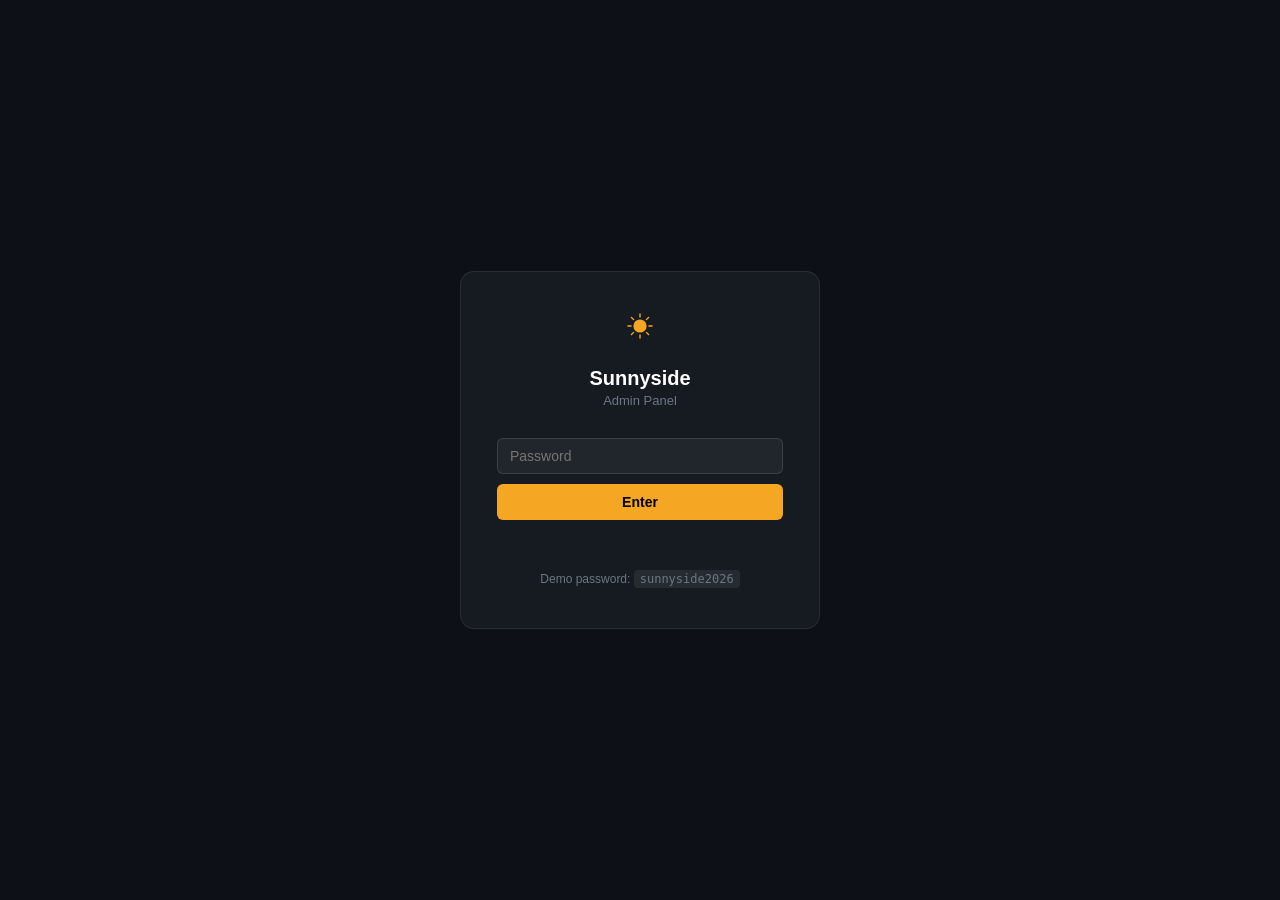
<file: admin.html>
<!doctype html>
<html lang="en">
<head>
<meta charset="utf-8">
<meta name="viewport" content="width=device-width, initial-scale=1">
<title>Sunnyside — Admin</title>
<link rel="stylesheet" href="src/admin.css">
</head>
<body>

<!-- ─── Lock screen ─── -->
<div id="lockScreen" class="lock-screen">
  <div class="lock-card">
    <div class="lock-logo">
      <svg viewBox="0 0 36 36" width="28" height="28">
        <g stroke="#f5a623" stroke-width="1.8" stroke-linecap="round" fill="none">
          <line x1="18" y1="2.5" x2="18" y2="6.5"/>
          <line x1="18" y1="29.5" x2="18" y2="33.5"/>
          <line x1="2.5" y1="18" x2="6.5" y2="18"/>
          <line x1="29.5" y1="18" x2="33.5" y2="18"/>
          <line x1="7" y1="7" x2="9.8" y2="9.8"/>
          <line x1="26.2" y1="26.2" x2="29" y2="29"/>
          <line x1="29" y1="7" x2="26.2" y2="9.8"/>
          <line x1="9.8" y1="26.2" x2="7" y2="29"/>
        </g>
        <circle cx="18" cy="18" r="8.5" fill="#f5a623"/>
      </svg>
    </div>
    <h1 class="lock-title">Sunnyside <span>Admin Panel</span></h1>
    <div class="lock-field">
      <input type="password" id="lockPassword" placeholder="Password" autocomplete="current-password">
    </div>
    <button id="lockSubmit" class="btn-enter">Enter</button>
    <p id="lockError" class="lock-error"></p>
    <p class="lock-hint">Demo password: <code>sunnyside2026</code></p>
  </div>
</div>

<!-- ─── Admin panel ─── -->
<div id="adminPanel" class="admin-panel" hidden>

  <header class="admin-header">
    <div class="admin-header-brand">
      <svg viewBox="0 0 36 36" width="22" height="22">
        <g stroke="#f5a623" stroke-width="1.8" stroke-linecap="round" fill="none">
          <line x1="18" y1="2.5" x2="18" y2="6.5"/>
          <line x1="18" y1="29.5" x2="18" y2="33.5"/>
          <line x1="2.5" y1="18" x2="6.5" y2="18"/>
          <line x1="29.5" y1="18" x2="33.5" y2="18"/>
          <line x1="7" y1="7" x2="9.8" y2="9.8"/>
          <line x1="26.2" y1="26.2" x2="29" y2="29"/>
          <line x1="29" y1="7" x2="26.2" y2="9.8"/>
          <line x1="9.8" y1="26.2" x2="7" y2="29"/>
        </g>
        <circle cx="18" cy="18" r="8.5" fill="#f5a623"/>
      </svg>
      <span>Sunnyside Admin</span>
    </div>
    <div class="admin-header-actions">
      <a href="index.html" target="_blank" class="btn-view-site">View site ↗</a>
      <button id="lockOut" class="btn-lock">Lock</button>
    </div>
  </header>

  <div class="admin-body">

    <!-- Sidebar -->
    <aside class="admin-sidebar">
      <nav class="admin-nav">
        <a href="#section-contact" class="admin-nav-link active" data-section="section-contact">
          <svg width="15" height="15" viewBox="0 0 24 24" fill="none" stroke="currentColor" stroke-width="1.8" stroke-linecap="round" stroke-linejoin="round"><path d="M22 16.92v3a2 2 0 0 1-2.18 2 19.79 19.79 0 0 1-8.63-3.07A19.5 19.5 0 0 1 4.69 12 19.79 19.79 0 0 1 1.61 3.38 2 2 0 0 1 3.58 1.17h3a2 2 0 0 1 2 1.72c.127.96.361 1.903.7 2.81a2 2 0 0 1-.45 2.11L7.91 8.72a16 16 0 0 0 6 6l1.06-.94a2 2 0 0 1 2.11-.45c.907.339 1.85.573 2.81.7A2 2 0 0 1 21.73 16z"/></svg>
          Contact Info
        </a>
        <a href="#section-homepage" class="admin-nav-link" data-section="section-homepage">
          <svg width="15" height="15" viewBox="0 0 24 24" fill="none" stroke="currentColor" stroke-width="1.8" stroke-linecap="round" stroke-linejoin="round"><path d="m3 9 9-7 9 7v11a2 2 0 0 1-2 2H5a2 2 0 0 1-2-2z"/><polyline points="9 22 9 12 15 12 15 22"/></svg>
          Homepage
        </a>
        <a href="#section-images" class="admin-nav-link" data-section="section-images">
          <svg width="15" height="15" viewBox="0 0 24 24" fill="none" stroke="currentColor" stroke-width="1.8" stroke-linecap="round" stroke-linejoin="round"><rect x="3" y="3" width="18" height="18" rx="2"/><circle cx="8.5" cy="8.5" r="1.5"/><polyline points="21 15 16 10 5 21"/></svg>
          Images
        </a>
      </nav>

      <div class="admin-sidebar-footer">
        <button id="saveBtn" class="btn-save">Save changes</button>
        <button id="resetBtn" class="btn-reset">Reset to defaults</button>
        <span id="saveStatus" class="save-status"></span>
      </div>
    </aside>

    <!-- Content -->
    <main class="admin-content">

      <section id="section-contact" class="admin-section">
        <div class="section-head">
          <h2>Contact Info</h2>
          <p class="section-hint">Updates phone, email, and address across all pages — footer, contact page, and the mobile menu.</p>
        </div>

        <div class="field-group">
          <label for="f-phone">Phone number</label>
          <input type="tel" id="f-phone" placeholder="(604) 000–0000">
          <span class="field-hint">Footer, contact page info card, and "Call us" mobile button</span>
        </div>

        <div class="field-group">
          <label for="f-email">Email address</label>
          <input type="email" id="f-email" placeholder="hello@sunnyside.ca">
          <span class="field-hint">Footer and contact page info card</span>
        </div>

        <div class="field-group">
          <label for="f-address">Address</label>
          <textarea id="f-address" rows="2" placeholder="123 Sunshine Lane&#10;Langley, BC V3A 0X0"></textarea>
          <span class="field-hint">Two lines — street on line 1, city/province/postal on line 2. Footer and contact page.</span>
        </div>
      </section>

      <section id="section-homepage" class="admin-section" hidden>
        <div class="section-head">
          <h2>Homepage</h2>
          <p class="section-hint">Edit the description text in the homepage hero section.</p>
        </div>

        <div class="field-group">
          <label for="f-hero-subtext">Hero description</label>
          <textarea id="f-hero-subtext" rows="3" placeholder="A warm, play-based daycare in the heart of Langley…"></textarea>
          <span class="field-hint">The paragraph below the main headline. The headline itself uses styled italic text and can't be edited here.</span>
        </div>
      </section>

      <section id="section-images" class="admin-section" hidden>
        <div class="section-head">
          <h2>Images</h2>
          <p class="section-hint">Paste a direct image URL to swap a photo. Changes are stored in this browser only — they won't affect the actual HTML files or appear for other visitors.</p>
        </div>

        <div class="notice">
          <svg width="15" height="15" viewBox="0 0 24 24" fill="none" stroke="currentColor" stroke-width="2" stroke-linecap="round" stroke-linejoin="round"><circle cx="12" cy="12" r="10"/><line x1="12" y1="8" x2="12" y2="12"/><line x1="12" y1="16" x2="12.01" y2="16"/></svg>
          Images must be hosted somewhere publicly accessible. Services like Unsplash, Cloudinary, or your own server work fine. Google Drive and Dropbox links usually don't.
        </div>

        <div class="field-group">
          <label for="f-img-hero">Homepage hero image URL</label>
          <input type="url" id="f-img-hero" placeholder="https://...">
          <span class="field-hint">The large photo in the homepage hero section</span>
        </div>

        <div class="field-group">
          <label for="f-img-day">Day-in-life photo URL</label>
          <input type="url" id="f-img-day" placeholder="https://...">
          <span class="field-hint">The photo in the "A day at Sunnyside" section on the homepage</span>
        </div>
      </section>

    </main>
  </div>
</div>

<script src="src/admin.js"></script>
</body>
</html>
</file>
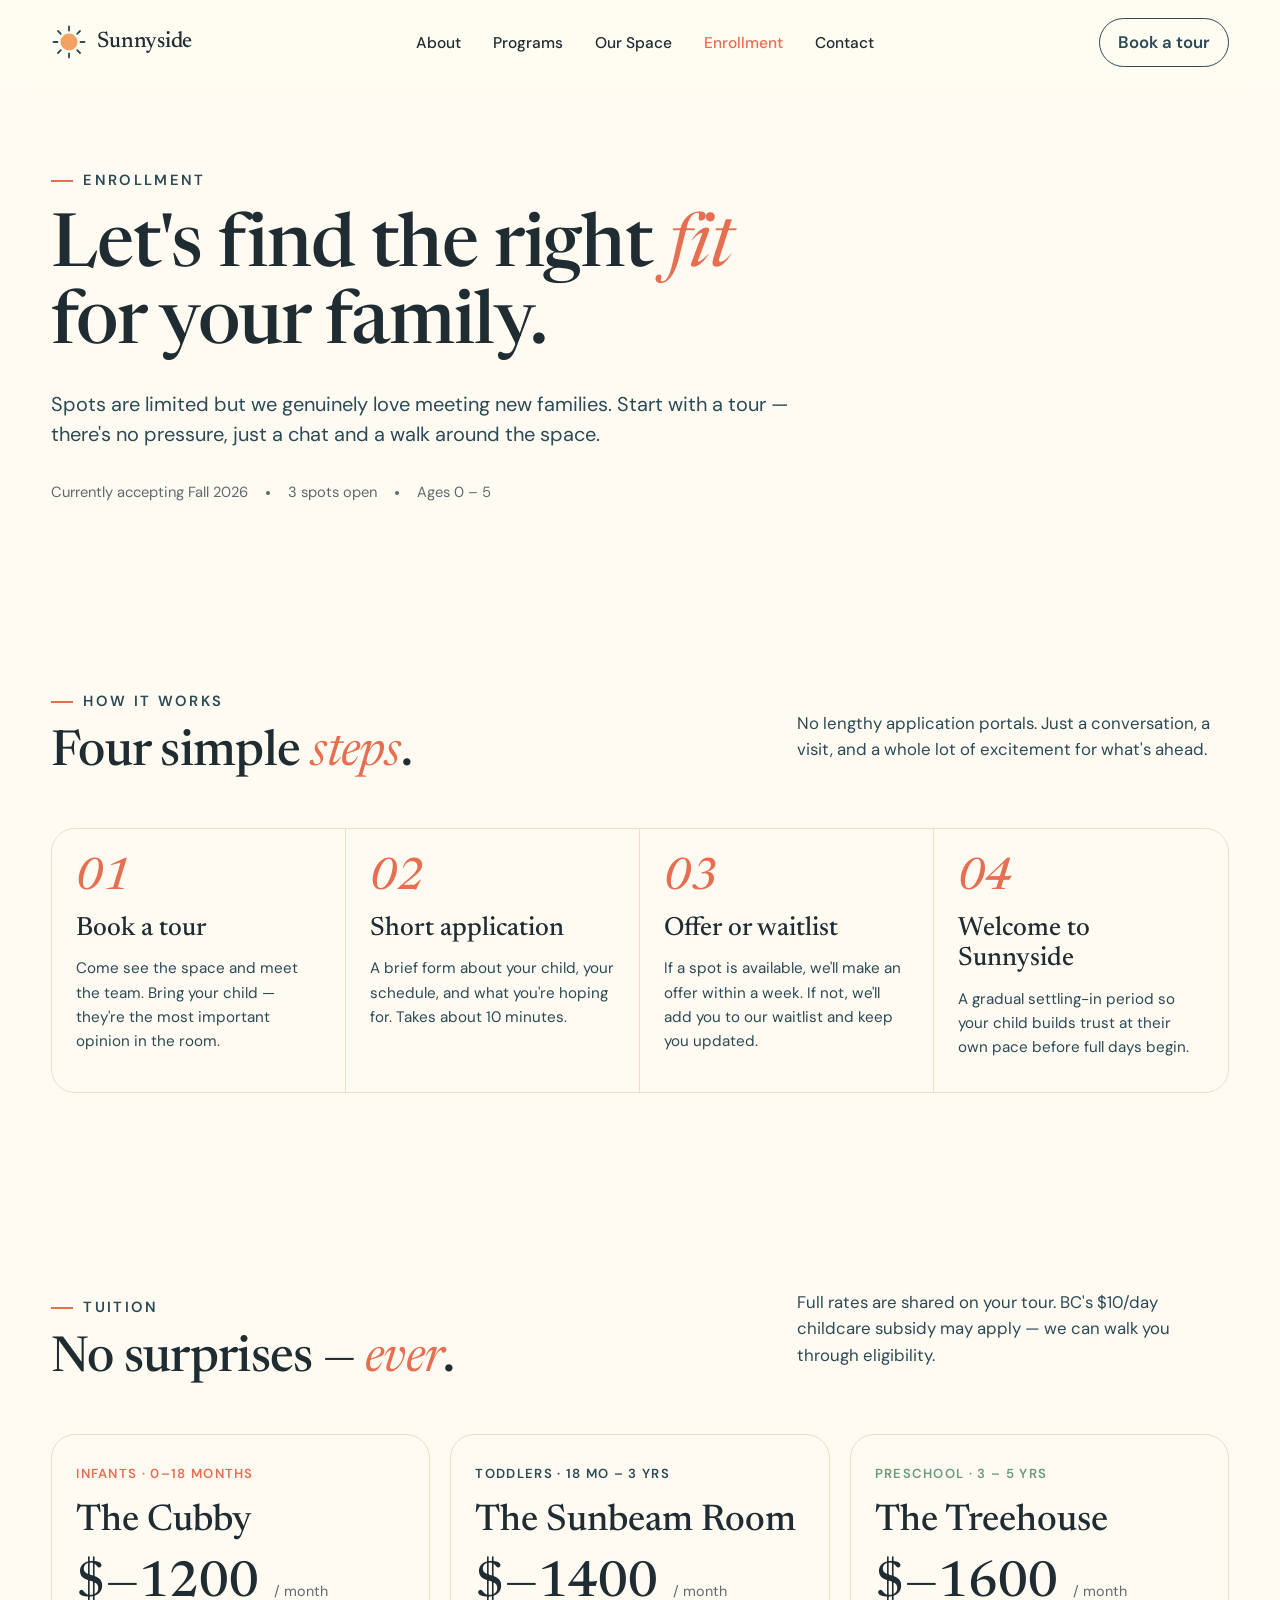
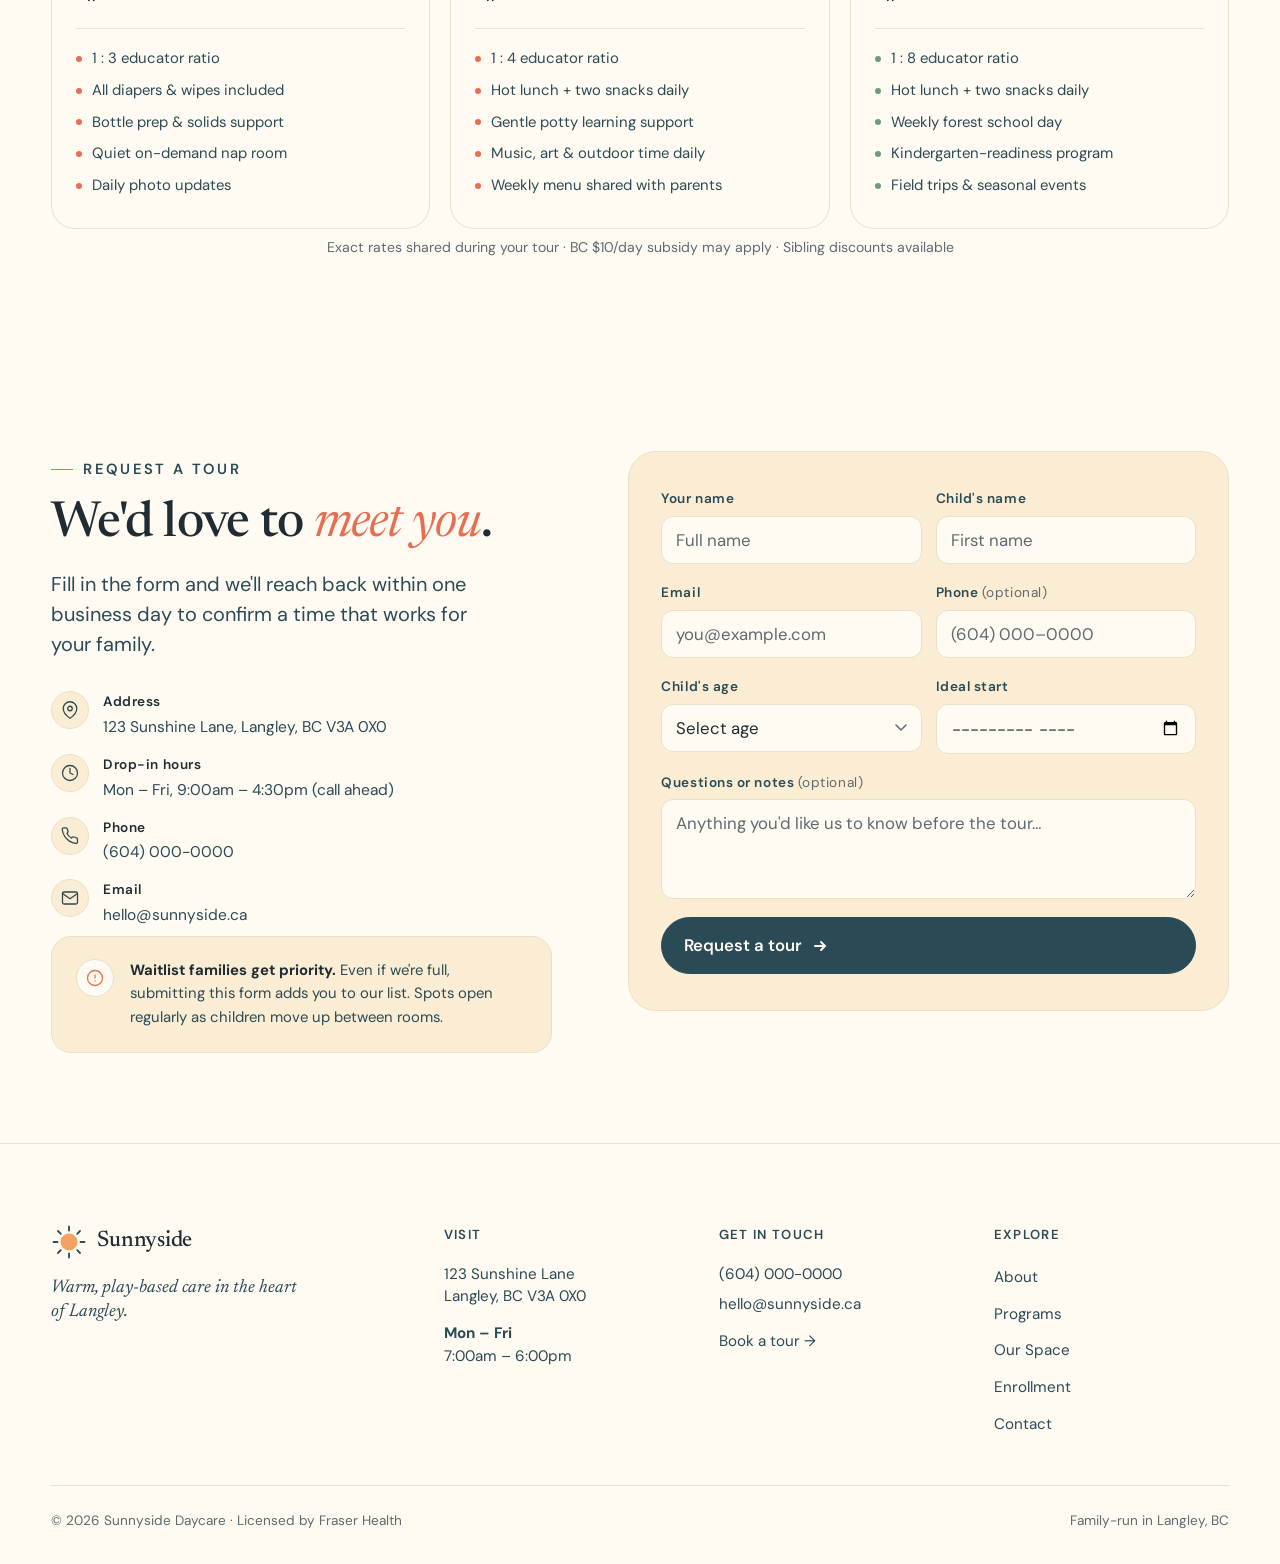
<file: enrollment.html>
<!doctype html>
<html lang="en">
<head>
<meta charset="utf-8" />
<meta name="viewport" content="width=device-width, initial-scale=1" />
<title>Enrollment — Sunnyside Daycare</title>

<link rel="preconnect" href="https://fonts.googleapis.com" />
<link rel="preconnect" href="https://fonts.gstatic.com" crossorigin />
<link href="https://fonts.googleapis.com/css2?family=Newsreader:ital,opsz,wght@0,6..72,400;0,6..72,500;0,6..72,600;1,6..72,400;1,6..72,500&family=DM+Sans:opsz,wght@9..40,400;9..40,500;9..40,600;9..40,700&display=swap" rel="stylesheet">

<link rel="stylesheet" href="src/styles.css" />
<link rel="stylesheet" href="src/enrollment.css" />
</head>
<body>

<!-- ─── Top Navigation ─── -->
<header class="nav" id="nav">
  <div class="nav-inner">
    <a href="index.html" class="brand" aria-label="Sunnyside Daycare — home">
      <span class="brand-mark" aria-hidden="true">
        <svg viewBox="0 0 36 36" width="36" height="36">
          <g stroke="var(--ink-2)" stroke-width="1.8" stroke-linecap="round" fill="none">
            <line x1="18" y1="2.5" x2="18" y2="6.5" />
            <line x1="18" y1="29.5" x2="18" y2="33.5" />
            <line x1="2.5" y1="18" x2="6.5" y2="18" />
            <line x1="29.5" y1="18" x2="33.5" y2="18" />
            <line x1="7" y1="7" x2="9.8" y2="9.8" />
            <line x1="26.2" y1="26.2" x2="29" y2="29" />
            <line x1="29" y1="7" x2="26.2" y2="9.8" />
            <line x1="9.8" y1="26.2" x2="7" y2="29" />
          </g>
          <circle cx="18" cy="18" r="8.5" fill="var(--accent)" />
        </svg>
      </span>
      <span class="brand-name">Sunnyside</span>
    </a>

    <nav aria-label="Primary">
      <ul class="nav-links">
        <li><a href="about.html">About</a></li>
        <li><a href="programs.html">Programs</a></li>
        <li><a href="space.html">Our Space</a></li>
        <li><a href="enrollment.html" aria-current="page" style="color: var(--accent-2);">Enrollment</a></li>
        <li><a href="contact.html">Contact</a></li>
      </ul>
    </nav>

    <div class="nav-cta">
      <a href="#book-tour" class="btn btn-secondary" style="padding: 10px 18px; min-height: 40px;">Book a tour</a>
      <button class="menu-btn" id="menuBtn" aria-label="Open menu" aria-expanded="false">
        <span></span>
      </button>
    </div>
  </div>
</header>

<!-- Mobile menu drawer -->
<div class="mobile-menu" id="mobileMenu" aria-hidden="true">
  <div class="mobile-menu-head">
    <a href="index.html" class="brand">
      <span class="brand-mark" aria-hidden="true">
        <svg viewBox="0 0 36 36" width="36" height="36">
          <g stroke="var(--ink-2)" stroke-width="1.8" stroke-linecap="round" fill="none">
            <line x1="18" y1="2.5" x2="18" y2="6.5" />
            <line x1="18" y1="29.5" x2="18" y2="33.5" />
            <line x1="2.5" y1="18" x2="6.5" y2="18" />
            <line x1="29.5" y1="18" x2="33.5" y2="18" />
            <line x1="7" y1="7" x2="9.8" y2="9.8" />
            <line x1="26.2" y1="26.2" x2="29" y2="29" />
            <line x1="29" y1="7" x2="26.2" y2="9.8" />
            <line x1="9.8" y1="26.2" x2="7" y2="29" />
          </g>
          <circle cx="18" cy="18" r="8.5" fill="var(--accent)" />
        </svg>
      </span>
      <span class="brand-name">Sunnyside</span>
    </a>
    <button class="mobile-menu-close" id="menuClose" aria-label="Close menu">✕</button>
  </div>
  <div class="mobile-menu-body">
    <a href="about.html" data-mclose>About</a>
    <a href="programs.html" data-mclose>Programs</a>
    <a href="space.html" data-mclose>Our Space</a>
    <a href="enrollment.html" data-mclose>Enrollment</a>
    <a href="contact.html" data-mclose>Contact</a>
  </div>
  <div class="mobile-menu-foot">
    <a href="#book-tour" class="btn btn-primary" data-mclose>Book a tour</a>
    <a href="tel:" class="btn btn-ghost" data-mclose>Call us — <span data-cms="phone">(604) 000-0000</span></a>
  </div>
</div>

<!-- ─── Page Hero ─── -->
<section class="page-hero">
  <div class="col">
    <span class="eyebrow">Enrollment</span>
    <h1>Let's find the right <em>fit</em> for your family.</h1>
    <p>Spots are limited but we genuinely love meeting new families. Start with a tour — there's no pressure, just a chat and a walk around the space.</p>
    <div class="page-hero-meta">
      <span data-cms="enrollment-status">Currently accepting Fall 2026</span>
      <span class="dot" aria-hidden="true"></span>
      <span>3 spots open</span>
      <span class="dot" aria-hidden="true"></span>
      <span>Ages 0 – 5</span>
    </div>
  </div>
</section>

<!-- ─── How It Works ─── -->
<section class="section included">
  <div class="col">
    <div class="s-head">
      <div>
        <span class="eyebrow">How it works</span>
        <h2>Four simple <em>steps</em>.</h2>
      </div>
      <p class="s-aside">No lengthy application portals. Just a conversation, a visit, and a whole lot of excitement for what's ahead.</p>
    </div>

    <div class="steps-grid">
      <div class="step-item">
        <div class="step-num">01</div>
        <h3>Book a tour</h3>
        <p>Come see the space and meet the team. Bring your child — they're the most important opinion in the room.</p>
      </div>
      <div class="step-item">
        <div class="step-num">02</div>
        <h3>Short application</h3>
        <p>A brief form about your child, your schedule, and what you're hoping for. Takes about 10 minutes.</p>
      </div>
      <div class="step-item">
        <div class="step-num">03</div>
        <h3>Offer or waitlist</h3>
        <p>If a spot is available, we'll make an offer within a week. If not, we'll add you to our waitlist and keep you updated.</p>
      </div>
      <div class="step-item">
        <div class="step-num">04</div>
        <h3>Welcome to Sunnyside</h3>
        <p>A gradual settling-in period so your child builds trust at their own pace before full days begin.</p>
      </div>
    </div>
  </div>
</section>

<!-- ─── Tuition ─── -->
<section class="section col">
  <div class="s-head">
    <div>
      <span class="eyebrow">Tuition</span>
      <h2>No surprises — <em>ever</em>.</h2>
    </div>
    <p class="s-aside">Full rates are shared on your tour. BC's $10/day childcare subsidy may apply — we can walk you through eligibility.</p>
  </div>

  <div class="tuition-grid">
    <div class="tuition-card">
      <div class="room-age">Infants · 0–18 months</div>
      <h3>The Cubby</h3>
      <div class="tuition-price"><span data-cms="tuition-cubby">$—</span> <span class="per">/ month</span></div>
      <div class="tuition-divider"></div>
      <ul class="tuition-features">
        <li>1 : 3 educator ratio</li>
        <li>All diapers &amp; wipes included</li>
        <li>Bottle prep &amp; solids support</li>
        <li>Quiet on-demand nap room</li>
        <li>Daily photo updates</li>
      </ul>
    </div>

    <div class="tuition-card">
      <div class="room-age">Toddlers · 18 mo – 3 yrs</div>
      <h3>The Sunbeam Room</h3>
      <div class="tuition-price"><span data-cms="tuition-sunbeam">$—</span> <span class="per">/ month</span></div>
      <div class="tuition-divider"></div>
      <ul class="tuition-features">
        <li>1 : 4 educator ratio</li>
        <li>Hot lunch + two snacks daily</li>
        <li>Gentle potty learning support</li>
        <li>Music, art &amp; outdoor time daily</li>
        <li>Weekly menu shared with parents</li>
      </ul>
    </div>

    <div class="tuition-card">
      <div class="room-age">Preschool · 3 – 5 yrs</div>
      <h3>The Treehouse</h3>
      <div class="tuition-price"><span data-cms="tuition-treehouse">$—</span> <span class="per">/ month</span></div>
      <div class="tuition-divider"></div>
      <ul class="tuition-features">
        <li>1 : 8 educator ratio</li>
        <li>Hot lunch + two snacks daily</li>
        <li>Weekly forest school day</li>
        <li>Kindergarten-readiness program</li>
        <li>Field trips &amp; seasonal events</li>
      </ul>
    </div>
  </div>
  <p class="tuition-note">Exact rates shared during your tour · BC $10/day subsidy may apply · Sibling discounts available</p>
</section>

<!-- ─── Book a Tour ─── -->
<section class="section col" id="book-tour">
  <div class="tour-form-wrap">
    <div class="form-info">
      <span class="eyebrow">Request a tour</span>
      <h2>We'd love to <em>meet you</em>.</h2>
      <p class="lede">Fill in the form and we'll reach back within one business day to confirm a time that works for your family.</p>

      <div class="contact-details">
        <div class="contact-detail">
          <span class="cd-icon" aria-hidden="true">
            <svg width="18" height="18" viewBox="0 0 24 24" fill="none" stroke="currentColor" stroke-width="1.7" stroke-linecap="round" stroke-linejoin="round"><path d="M21 10c0 7-9 13-9 13S3 17 3 10a9 9 0 0 1 18 0z"/><circle cx="12" cy="10" r="3"/></svg>
          </span>
          <div>
            <strong>Address</strong>
            <span data-cms="address-inline">123 Sunshine Lane, Langley, BC V3A 0X0</span>
          </div>
        </div>
        <div class="contact-detail">
          <span class="cd-icon" aria-hidden="true">
            <svg width="18" height="18" viewBox="0 0 24 24" fill="none" stroke="currentColor" stroke-width="1.7" stroke-linecap="round" stroke-linejoin="round"><circle cx="12" cy="12" r="10"/><polyline points="12 6 12 12 16 14"/></svg>
          </span>
          <div>
            <strong>Drop-in hours</strong>
            Mon – Fri, 9:00am – 4:30pm (call ahead)
          </div>
        </div>
        <div class="contact-detail">
          <span class="cd-icon" aria-hidden="true">
            <svg width="18" height="18" viewBox="0 0 24 24" fill="none" stroke="currentColor" stroke-width="1.7" stroke-linecap="round" stroke-linejoin="round"><path d="M22 16.92v3a2 2 0 0 1-2.18 2 19.79 19.79 0 0 1-8.63-3.07A19.5 19.5 0 0 1 4.69 12 19.79 19.79 0 0 1 1.61 3.38 2 2 0 0 1 3.58 1.17h3a2 2 0 0 1 2 1.72c.127.96.361 1.903.7 2.81a2 2 0 0 1-.45 2.11L7.91 8.72a16 16 0 0 0 6 6l1.06-.94a2 2 0 0 1 2.11-.45c.907.339 1.85.573 2.81.7A2 2 0 0 1 21.73 16z"/></svg>
          </span>
          <div>
            <strong>Phone</strong>
            <a href="tel:" data-cms-tel="phone">(604) 000–0000</a>
          </div>
        </div>
        <div class="contact-detail">
          <span class="cd-icon" aria-hidden="true">
            <svg width="18" height="18" viewBox="0 0 24 24" fill="none" stroke="currentColor" stroke-width="1.7" stroke-linecap="round" stroke-linejoin="round"><path d="M4 4h16c1.1 0 2 .9 2 2v12c0 1.1-.9 2-2 2H4c-1.1 0-2-.9-2-2V6c0-1.1.9-2 2-2z"/><polyline points="22,6 12,13 2,6"/></svg>
          </span>
          <div>
            <strong>Email</strong>
            <a href="mailto:" data-cms-email="email">hello@sunnyside.ca</a>
          </div>
        </div>
      </div>

      <div class="waitlist-note">
        <span class="wl-icon" aria-hidden="true">
          <svg width="18" height="18" viewBox="0 0 24 24" fill="none" stroke="currentColor" stroke-width="1.7" stroke-linecap="round" stroke-linejoin="round"><circle cx="12" cy="12" r="10"/><line x1="12" y1="8" x2="12" y2="12"/><line x1="12" y1="16" x2="12.01" y2="16"/></svg>
        </span>
        <p><strong>Waitlist families get priority.</strong> Even if we're full, submitting this form adds you to our list. Spots open regularly as children move up between rooms.</p>
      </div>
    </div>

    <form class="booking-form" id="tourForm" novalidate>
      <div class="form-row">
        <div class="form-group">
          <label for="parent-name">Your name</label>
          <input type="text" id="parent-name" name="parent-name" placeholder="Full name" required />
        </div>
        <div class="form-group">
          <label for="child-name">Child's name</label>
          <input type="text" id="child-name" name="child-name" placeholder="First name" required />
        </div>
      </div>
      <div class="form-row">
        <div class="form-group">
          <label for="t-email">Email</label>
          <input type="email" id="t-email" name="email" placeholder="you@example.com" required />
        </div>
        <div class="form-group">
          <label for="t-phone">Phone <span style="font-weight:400; color: var(--muted);">(optional)</span></label>
          <input type="tel" id="t-phone" name="phone" placeholder="(604) 000–0000" />
        </div>
      </div>
      <div class="form-row">
        <div class="form-group">
          <label for="child-age">Child's age</label>
          <select id="child-age" name="child-age" required>
            <option value="" disabled selected>Select age</option>
            <option>0 – 6 months</option>
            <option>6 – 12 months</option>
            <option>12 – 18 months</option>
            <option>18 months – 2 years</option>
            <option>2 – 3 years</option>
            <option>3 – 4 years</option>
            <option>4 – 5 years</option>
          </select>
        </div>
        <div class="form-group">
          <label for="start-date">Ideal start</label>
          <input type="month" id="start-date" name="start-date" />
        </div>
      </div>
      <div class="form-group">
        <label for="t-message">Questions or notes <span style="font-weight:400; color: var(--muted);">(optional)</span></label>
        <textarea id="t-message" name="message" placeholder="Anything you'd like us to know before the tour…"></textarea>
      </div>
      <button type="submit" class="btn btn-primary">Request a tour
        <svg width="16" height="16" viewBox="0 0 16 16" fill="none" stroke="currentColor" stroke-width="2" stroke-linecap="round"><path d="M3 8h10M9 4l4 4-4 4"/></svg>
      </button>
    </form>
  </div>
</section>

<!-- ─── Footer ─── -->
<footer class="footer">
  <div class="col">
    <div class="footer-grid">
      <div>
        <a href="index.html" class="brand">
          <span class="brand-mark" aria-hidden="true">
            <svg viewBox="0 0 36 36" width="36" height="36">
              <g stroke="var(--ink-2)" stroke-width="1.8" stroke-linecap="round" fill="none">
                <line x1="18" y1="2.5" x2="18" y2="6.5" />
                <line x1="18" y1="29.5" x2="18" y2="33.5" />
                <line x1="2.5" y1="18" x2="6.5" y2="18" />
                <line x1="29.5" y1="18" x2="33.5" y2="18" />
                <line x1="7" y1="7" x2="9.8" y2="9.8" />
                <line x1="26.2" y1="26.2" x2="29" y2="29" />
                <line x1="29" y1="7" x2="26.2" y2="9.8" />
                <line x1="9.8" y1="26.2" x2="7" y2="29" />
              </g>
              <circle cx="18" cy="18" r="8.5" fill="var(--accent)" />
            </svg>
          </span>
          <span class="brand-name">Sunnyside</span>
        </a>
        <p class="tagline">Warm, play-based care in the heart of Langley.</p>
      </div>

      <div>
        <h4>Visit</h4>
        <p data-cms-html="address">123 Sunshine Lane<br/>Langley, BC V3A 0X0</p>
        <p style="margin-top:14px;"><strong>Mon – Fri</strong><br/>7:00am – 6:00pm</p>
      </div>

      <div>
        <h4>Get in touch</h4>
        <p><a href="tel:" data-cms-tel="phone">(604) 000–0000</a></p>
        <p><a href="mailto:" data-cms-email="email">hello@sunnyside.ca</a></p>
        <p style="margin-top:14px;"><a href="#book-tour">Book a tour →</a></p>
      </div>

      <div>
        <h4>Explore</h4>
        <ul>
          <li><a href="about.html">About</a></li>
          <li><a href="programs.html">Programs</a></li>
          <li><a href="space.html">Our Space</a></li>
          <li><a href="enrollment.html">Enrollment</a></li>
          <li><a href="contact.html">Contact</a></li>
        </ul>
      </div>
    </div>

    <div class="footer-bot">
      <div>© 2026 Sunnyside Daycare · Licensed by Fraser Health</div>
      <div>Family-run in Langley, BC</div>
    </div>
  </div>
</footer>

<script>
  (function() {
    const nav = document.getElementById('nav');
    const menuBtn = document.getElementById('menuBtn');
    const menuClose = document.getElementById('menuClose');
    const menu = document.getElementById('mobileMenu');

    const onScroll = () => nav.classList.toggle('scrolled', window.scrollY > 8);
    onScroll();
    window.addEventListener('scroll', onScroll, { passive: true });

    function openMenu()  { menu.classList.add('open'); menu.setAttribute('aria-hidden','false'); menuBtn.setAttribute('aria-expanded','true'); document.body.style.overflow = 'hidden'; }
    function closeMenu() { menu.classList.remove('open'); menu.setAttribute('aria-hidden','true'); menuBtn.setAttribute('aria-expanded','false'); document.body.style.overflow = ''; }

    menuBtn.addEventListener('click', openMenu);
    menuClose.addEventListener('click', closeMenu);
    menu.querySelectorAll('[data-mclose]').forEach(a => a.addEventListener('click', closeMenu));
    document.addEventListener('keydown', e => { if (e.key === 'Escape') closeMenu(); });
  })();

  const tourForm = document.getElementById('tourForm');
  if (tourForm) {
    tourForm.addEventListener('submit', function(e) {
      e.preventDefault();
      this.innerHTML = '<div style="padding: 20px 0;"><p style="font-family: var(--font-display); font-size: 1.6rem; font-weight: 500; color: var(--ink); line-height: 1.25; margin: 0 0 12px;">Thanks — we\'ll be in touch soon. <em style="color: var(--accent-2); font-style: italic;">Can\'t wait to meet you.</em></p><p style="color: var(--ink-2); font-size: 0.97rem; margin: 0; line-height: 1.6;">We typically respond within one business day to confirm your tour date and time. If you haven\'t heard back, feel free to call — (604) 000–0000.</p></div>';
    });
  }
</script>

<script src="src/cms.js"></script>
</body>
</html>
</file>
<file: src/admin.css>
*, *::before, *::after { box-sizing: border-box; margin: 0; padding: 0; }

:root {
  --bg: #0d1117;
  --sidebar: #161b22;
  --border: rgba(255,255,255,0.08);
  --text: #c9d1d9;
  --muted: #6e7681;
  --accent: #f5a623;
  --input-bg: rgba(255,255,255,0.05);
  --input-border: rgba(255,255,255,0.12);
  --danger: #f85149;
  --success: #3fb950;
  --info-bg: rgba(56,139,253,0.10);
  --info-border: rgba(56,139,253,0.30);
  --info-text: #58a6ff;
}

body {
  font-family: -apple-system, BlinkMacSystemFont, 'Segoe UI', 'Helvetica Neue', sans-serif;
  background: var(--bg);
  color: var(--text);
  font-size: 14px;
  line-height: 1.5;
  height: 100vh;
  overflow: hidden;
}

/* ─── Lock screen ─── */
.lock-screen {
  position: fixed;
  inset: 0;
  display: flex;
  align-items: center;
  justify-content: center;
  background: var(--bg);
  z-index: 999;
}

.lock-card {
  background: var(--sidebar);
  border: 1px solid var(--border);
  border-radius: 14px;
  padding: 40px 36px;
  width: 100%;
  max-width: 360px;
  text-align: center;
}

.lock-logo { margin-bottom: 18px; }

.lock-title {
  font-size: 20px;
  font-weight: 600;
  color: #fff;
  line-height: 1.4;
  margin-bottom: 28px;
}

.lock-title span {
  display: block;
  font-size: 13px;
  font-weight: 400;
  color: var(--muted);
}

.lock-field { margin-bottom: 10px; }

.lock-field input,
.field-group input,
.field-group textarea {
  width: 100%;
  background: var(--input-bg);
  border: 1px solid var(--input-border);
  border-radius: 6px;
  padding: 9px 12px;
  color: #fff;
  font-size: 14px;
  font-family: inherit;
  outline: none;
  transition: border-color 0.15s;
}

.lock-field input:focus,
.field-group input:focus,
.field-group textarea:focus { border-color: var(--accent); }

.field-group textarea { resize: vertical; }

.btn-enter {
  width: 100%;
  background: var(--accent);
  color: #000;
  border: none;
  border-radius: 6px;
  padding: 10px;
  font-size: 14px;
  font-weight: 600;
  cursor: pointer;
  transition: opacity 0.15s;
}

.btn-enter:hover { opacity: 0.88; }

.lock-error {
  color: var(--danger);
  font-size: 13px;
  margin-top: 10px;
  min-height: 18px;
}

.lock-hint {
  color: var(--muted);
  font-size: 12px;
  margin-top: 22px;
}

.lock-hint code {
  background: rgba(255,255,255,0.07);
  padding: 2px 6px;
  border-radius: 4px;
  font-family: 'SF Mono', Consolas, monospace;
  font-size: 12px;
}

/* ─── Admin layout ─── */
.admin-panel {
  display: flex;
  flex-direction: column;
  height: 100vh;
}

.admin-header {
  display: flex;
  align-items: center;
  justify-content: space-between;
  padding: 0 20px;
  height: 52px;
  background: var(--sidebar);
  border-bottom: 1px solid var(--border);
  flex-shrink: 0;
}

.admin-header-brand {
  display: flex;
  align-items: center;
  gap: 10px;
  font-weight: 600;
  font-size: 14px;
  color: #fff;
}

.admin-header-actions { display: flex; align-items: center; gap: 8px; }

.btn-view-site {
  color: var(--muted);
  text-decoration: none;
  font-size: 13px;
  padding: 5px 10px;
  border-radius: 5px;
  transition: color 0.15s, background 0.15s;
}

.btn-view-site:hover { color: var(--text); background: rgba(255,255,255,0.05); }

.btn-lock {
  background: transparent;
  border: 1px solid var(--border);
  color: var(--muted);
  border-radius: 5px;
  padding: 5px 12px;
  font-size: 13px;
  cursor: pointer;
  transition: color 0.15s, border-color 0.15s;
}

.btn-lock:hover { color: var(--text); border-color: rgba(255,255,255,0.2); }

.admin-body { display: flex; flex: 1; overflow: hidden; }

/* ─── Sidebar ─── */
.admin-sidebar {
  width: 220px;
  background: var(--sidebar);
  border-right: 1px solid var(--border);
  display: flex;
  flex-direction: column;
  justify-content: space-between;
  flex-shrink: 0;
  padding: 14px 0;
}

.admin-nav { display: flex; flex-direction: column; gap: 2px; padding: 0 8px; }

.admin-nav-link {
  display: flex;
  align-items: center;
  gap: 8px;
  padding: 8px 12px;
  border-radius: 6px;
  color: var(--muted);
  text-decoration: none;
  font-size: 13px;
  transition: color 0.15s, background 0.15s;
}

.admin-nav-link:hover { color: var(--text); background: rgba(255,255,255,0.05); }
.admin-nav-link.active { color: #fff; background: rgba(255,255,255,0.08); }

.admin-sidebar-footer {
  padding: 14px 10px;
  border-top: 1px solid var(--border);
  display: flex;
  flex-direction: column;
  gap: 8px;
}

.btn-save {
  width: 100%;
  background: var(--accent);
  color: #000;
  border: none;
  border-radius: 6px;
  padding: 9px;
  font-size: 13px;
  font-weight: 600;
  cursor: pointer;
  transition: opacity 0.15s;
}

.btn-save:hover { opacity: 0.88; }

.btn-reset {
  width: 100%;
  background: transparent;
  color: var(--muted);
  border: 1px solid var(--border);
  border-radius: 6px;
  padding: 8px;
  font-size: 12px;
  cursor: pointer;
  transition: color 0.15s, border-color 0.15s;
}

.btn-reset:hover { color: var(--danger); border-color: var(--danger); }

.save-status { font-size: 12px; text-align: center; min-height: 18px; }
.save-status.ok   { color: var(--success); }
.save-status.warn { color: var(--muted); }

/* ─── Content area ─── */
.admin-content { flex: 1; overflow-y: auto; padding: 36px 44px; }

.admin-section { max-width: 580px; }

.section-head {
  margin-bottom: 28px;
  padding-bottom: 20px;
  border-bottom: 1px solid var(--border);
}

.section-head h2 { font-size: 18px; font-weight: 600; color: #fff; margin-bottom: 6px; }

.section-hint { color: var(--muted); font-size: 13px; }

.field-group { margin-bottom: 20px; }

.field-group label {
  display: block;
  font-size: 13px;
  font-weight: 500;
  color: var(--text);
  margin-bottom: 6px;
}

.field-hint { display: block; font-size: 12px; color: var(--muted); margin-top: 5px; }

.notice {
  display: flex;
  align-items: flex-start;
  gap: 8px;
  background: var(--info-bg);
  border: 1px solid var(--info-border);
  border-radius: 6px;
  padding: 12px 14px;
  font-size: 13px;
  color: var(--info-text);
  margin-bottom: 24px;
  line-height: 1.5;
}

.notice svg { flex-shrink: 0; margin-top: 1px; }
</file>
<file: src/styles.css>
/* ────────────────────────────────────────────────────────────
   Sunnyside Daycare — homepage styles
   Implements the design tokens from tokens.css (see project root).
   All color/type/spacing values are sourced from design-system.md.
   ──────────────────────────────────────────────────────────── */

:root {
  /* Palette: "Sunnyside" — cream + sunny orange + terracotta + deep teal */
  --bg:        #FFFBF2;
  --bg-warm:   #FBEDD4;
  --bg-deep:   #F5DDB5;
  --ink:       #1F2C32;
  --ink-2:     #2A4A55;
  --muted:     #5E6A6F;
  --line:      #EADFC8;
  --line-soft: #F1E8D4;
  --accent:    #F4A261;
  --accent-2:  #E76F51;
  --accent-3:  #2A9D8F;
  --leaf:      #6B9B7A;
  --sun:       #F4A261;
  --plum:      #6B4F66;

  --font-display: "Newsreader", ui-serif, Georgia, serif;
  --font-body:    "DM Sans", ui-sans-serif, system-ui, sans-serif;

  /* Fluid type scale */
  --step--1: clamp(0.82rem, 0.78rem + 0.2vw, 0.92rem);
  --step-0:  clamp(0.95rem, 0.90rem + 0.25vw, 1.05rem);
  --step-1:  clamp(1.10rem, 1.00rem + 0.40vw, 1.25rem);
  --step-2:  clamp(1.30rem, 1.10rem + 0.80vw, 1.65rem);
  --step-3:  clamp(1.65rem, 1.30rem + 1.40vw, 2.30rem);
  --step-4:  clamp(2.00rem, 1.40rem + 2.40vw, 3.10rem);
  --step-5:  clamp(2.60rem, 1.70rem + 3.80vw, 4.60rem);
  --step-6:  clamp(3.10rem, 1.90rem + 5.20vw, 5.80rem);

  --col: min(1200px, 92vw);
}

/* ── Reset ── */
*, *::before, *::after { box-sizing: border-box; }
html { -webkit-text-size-adjust: 100%; scroll-behavior: smooth; }
body {
  margin: 0;
  font-family: var(--font-body);
  font-size: var(--step-0);
  line-height: 1.6;
  color: var(--ink);
  background: var(--bg);
  text-wrap: pretty;
  -webkit-font-smoothing: antialiased;
}
img { max-width: 100%; display: block; }
a { color: inherit; text-decoration: none; }
button { font: inherit; cursor: pointer; }

::selection { background: var(--accent); color: #fff; }

/* ── Type ── */
.display {
  font-family: var(--font-display);
  font-weight: 500;
  line-height: 1.05;
  letter-spacing: -0.015em;
}
.display em {
  font-style: italic;
  color: var(--accent-2);
  font-weight: 400;
}
.eyebrow {
  font-family: var(--font-body);
  font-size: var(--step--1);
  text-transform: uppercase;
  letter-spacing: 0.16em;
  font-weight: 600;
  color: var(--ink-2);
  display: inline-flex;
  align-items: center;
  gap: 10px;
}
.eyebrow::before {
  content: "";
  width: 22px; height: 1.5px;
  background: var(--accent-2);
}
.eyebrow.center::after {
  content: "";
  width: 22px; height: 1.5px;
  background: var(--accent-2);
}

/* ── Layout ── */
.col { width: var(--col); margin-inline: auto; }
.section { padding-block: clamp(56px, 7vw, 110px); position: relative; }

/* ── Buttons ── */
.btn {
  display: inline-flex;
  align-items: center;
  gap: 10px;
  padding: 14px 22px;
  border-radius: 999px;
  font-weight: 600;
  font-size: var(--step-0);
  border: 1.5px solid transparent;
  transition: transform .15s ease, background .15s ease, color .15s ease, border-color .15s ease;
  min-height: 48px;
}
.btn:active { transform: translateY(1px); }
.btn-primary {
  background: var(--ink-2);
  color: var(--bg);
  border-color: var(--ink-2);
}
.btn-primary:hover { background: var(--ink); border-color: var(--ink); }
.btn-secondary {
  background: transparent;
  color: var(--ink-2);
  border-color: var(--ink-2);
}
.btn-secondary:hover { background: var(--ink-2); color: var(--bg); }
.btn-ghost {
  background: var(--bg);
  color: var(--ink-2);
  border-color: var(--line);
}
.btn-ghost:hover { border-color: var(--ink-2); }
.btn-accent {
  background: var(--accent-2);
  color: #fff;
  border-color: var(--accent-2);
}
.btn-accent:hover { filter: brightness(0.95); }

/* ── Nav ── */
.nav {
  position: sticky; top: 0; z-index: 50;
  background: color-mix(in oklab, var(--bg) 88%, transparent);
  backdrop-filter: saturate(150%) blur(12px);
  -webkit-backdrop-filter: saturate(150%) blur(12px);
  border-bottom: 1px solid transparent;
  transition: border-color .2s ease;
}
.nav.scrolled { border-bottom-color: var(--line); }
.nav-inner {
  width: var(--col);
  margin-inline: auto;
  display: flex; align-items: center; justify-content: space-between;
  padding-block: 18px;
}
.brand { display: flex; align-items: center; gap: 10px; }
.brand-mark {
  width: 36px; height: 36px;
  position: relative;
}
.brand-name {
  font-family: var(--font-display);
  font-size: 1.4rem;
  letter-spacing: -0.01em;
  font-weight: 500;
}
.nav-links {
  display: flex; align-items: center; gap: 32px;
  list-style: none; padding: 0; margin: 0;
}
.nav-links a {
  font-size: 0.97rem; font-weight: 500;
  color: var(--ink); padding: 6px 0;
  position: relative;
}
.nav-links a::after {
  content: ""; position: absolute; left: 0; right: 0; bottom: 0;
  height: 1.5px; background: var(--accent-2);
  transform: scaleX(0); transform-origin: left;
  transition: transform .2s ease;
}
.nav-links a:hover::after { transform: scaleX(1); }
.nav-cta { display: flex; align-items: center; gap: 12px; }

.menu-btn {
  display: none;
  width: 44px; height: 44px;
  border-radius: 12px;
  border: 1.5px solid var(--line);
  background: var(--bg);
  align-items: center; justify-content: center;
}
.menu-btn span {
  position: relative;
  width: 18px; height: 1.8px;
  background: var(--ink);
  border-radius: 2px;
}
.menu-btn span::before, .menu-btn span::after {
  content: ""; position: absolute; left: 0;
  width: 18px; height: 1.8px;
  background: var(--ink); border-radius: 2px;
}
.menu-btn span::before { top: -6px; }
.menu-btn span::after  { top: 6px; }

/* Mobile menu drawer */
.mobile-menu {
  position: fixed; inset: 0;
  background: var(--bg);
  z-index: 100;
  transform: translateY(-100%);
  transition: transform .35s cubic-bezier(.4,0,.2,1);
  display: flex; flex-direction: column;
  overflow: hidden;
}
.mobile-menu.open { transform: translateY(0); }
.mobile-menu-head {
  display: flex; align-items: center; justify-content: space-between;
  padding: 18px 20px; border-bottom: 1px solid var(--line);
}
.mobile-menu-close {
  width: 44px; height: 44px;
  border-radius: 12px; border: 1.5px solid var(--line);
  background: transparent; font-size: 22px; color: var(--ink);
  display: flex; align-items: center; justify-content: center;
}
.mobile-menu-body {
  padding: 24px 24px 40px;
  display: flex; flex-direction: column; gap: 4px;
  flex: 1;
  min-height: 0;
  overflow-y: auto;
}
.mobile-menu-body a {
  font-family: var(--font-display);
  font-size: 2rem;
  padding: 14px 0;
  border-bottom: 1px solid var(--line-soft);
  font-weight: 500;
}
.mobile-menu-body a:last-of-type { border-bottom: 0; }
.mobile-menu-foot {
  padding: 24px;
  display: flex; flex-direction: column; gap: 12px;
}

/* ── Hero ── */
.hero {
  padding-top: clamp(40px, 5vw, 80px);
  padding-bottom: clamp(60px, 8vw, 120px);
  position: relative;
  overflow: hidden;
}
.hero-grid {
  display: grid;
  grid-template-columns: 1.05fr 1fr;
  gap: clamp(32px, 5vw, 80px);
  align-items: center;
}
.hero-eyebrow { display: inline-flex; gap: 10px; align-items: center; }
.hero-eyebrow .pulse {
  width: 8px; height: 8px; border-radius: 50%;
  background: var(--accent-2);
  box-shadow: 0 0 0 0 color-mix(in oklab, var(--accent-2) 60%, transparent);
  animation: pulse 2s infinite;
}
@keyframes pulse {
  0% { box-shadow: 0 0 0 0 color-mix(in oklab, var(--accent-2) 60%, transparent); }
  70% { box-shadow: 0 0 0 12px color-mix(in oklab, var(--accent-2) 0%, transparent); }
  100% { box-shadow: 0 0 0 0 color-mix(in oklab, var(--accent-2) 0%, transparent); }
}
.hero-title {
  font-size: var(--step-6);
  margin: 18px 0 22px;
  max-width: 14ch;
}
.hero-sub {
  font-size: var(--step-1);
  color: var(--ink-2);
  max-width: 46ch;
  margin: 0 0 32px;
  line-height: 1.5;
}
.hero-ctas { display: flex; gap: 12px; flex-wrap: wrap; }
.hero-meta {
  margin-top: 36px;
  display: flex; align-items: center; gap: 18px;
  font-size: 0.92rem;
  color: var(--muted);
}
.hero-meta .dot { width: 4px; height: 4px; border-radius: 50%; background: var(--muted); }

/* Hero visual */
.hero-visual {
  position: relative;
  aspect-ratio: 4 / 5;
  max-width: 540px;
  width: 100%;
  margin-inline: auto;
}
.hero-visual .blob {
  position: absolute;
  inset: 0;
  background: var(--accent);
  border-radius: 64% 36% 70% 30% / 40% 60% 40% 60%;
  transform: rotate(-6deg);
  z-index: 0;
}
.hero-visual .blob-2 {
  position: absolute;
  inset: 0;
  background: var(--bg-deep);
  border-radius: 30% 70% 40% 60% / 60% 30% 70% 40%;
  transform: translate(-8%, 6%) rotate(8deg);
  z-index: 0;
}
.hero-visual image-slot {
  position: absolute;
  inset: 4% 6% 8% 4%;
  width: auto; height: auto;
  z-index: 1;
}
.hero-stickers .sticker {
  position: absolute;
  z-index: 3;
  background: var(--bg);
  border: 1.5px solid var(--line);
  border-radius: 18px;
  padding: 12px 16px;
  display: flex; align-items: center; gap: 10px;
  box-shadow: 0 12px 28px -16px rgba(31,44,50,0.25);
  font-size: 0.9rem;
  font-weight: 500;
}
.sticker-1 { top: 8%; right: -4%; transform: rotate(4deg); }
.sticker-2 { bottom: 12%; left: -6%; transform: rotate(-5deg); }
.sticker .dot-lg {
  width: 28px; height: 28px; border-radius: 50%;
  display: flex; align-items: center; justify-content: center;
  font-size: 14px;
}

/* ── Trust strip ── */
.trust {
  border-top: 1px solid var(--line);
  border-bottom: 1px solid var(--line);
  background: var(--bg-warm);
}
.trust-row {
  display: grid;
  grid-template-columns: repeat(4, 1fr);
  gap: 0;
}
.trust-item {
  padding: 24px 20px;
  display: flex; align-items: center; gap: 14px;
  border-right: 1px solid var(--line);
  font-size: 0.95rem;
}
.trust-item:last-child { border-right: 0; }
.trust-item .icon {
  width: 38px; height: 38px;
  border-radius: 50%;
  background: var(--bg);
  display: flex; align-items: center; justify-content: center;
  flex-shrink: 0;
  border: 1px solid var(--line);
}

/* ── Section heads ── */
.s-head {
  display: grid;
  grid-template-columns: 1fr auto;
  gap: 24px;
  align-items: end;
  margin-bottom: 48px;
}
.s-head h2 {
  font-family: var(--font-display);
  font-weight: 500;
  font-size: var(--step-4);
  letter-spacing: -0.015em;
  margin: 14px 0 0;
  max-width: 18ch;
  line-height: 1.05;
}
.s-head h2 em { font-style: italic; color: var(--accent-2); font-weight: 400; }
.s-head .s-aside {
  max-width: 36ch;
  color: var(--ink-2);
  font-size: var(--step-0);
}

/* ── Programs ── */
.programs { background: var(--bg); }
.programs-grid {
  display: grid;
  grid-template-columns: repeat(3, 1fr);
  gap: 20px;
}
.prog-card {
  background: var(--bg-warm);
  border: 1px solid var(--line);
  border-radius: 28px;
  padding: 28px 26px 30px;
  display: flex; flex-direction: column;
  position: relative;
  overflow: hidden;
  min-height: 380px;
  transition: transform .25s ease, box-shadow .25s ease;
}
.prog-card:hover {
  transform: translateY(-3px);
  box-shadow: 0 18px 40px -22px rgba(31,44,50,0.25);
}
.prog-card:nth-child(2) { background: color-mix(in oklab, var(--accent) 22%, var(--bg)); }
.prog-card:nth-child(3) { background: color-mix(in oklab, var(--leaf) 18%, var(--bg)); }
.prog-icon {
  width: 56px; height: 56px;
  border-radius: 18px;
  background: var(--bg);
  display: flex; align-items: center; justify-content: center;
  margin-bottom: 22px;
  border: 1px solid var(--line);
}
.prog-age {
  font-size: 0.82rem;
  font-weight: 600;
  letter-spacing: 0.1em;
  text-transform: uppercase;
  color: var(--accent-2);
  margin-bottom: 8px;
}
.prog-card:nth-child(2) .prog-age { color: var(--ink-2); }
.prog-card:nth-child(3) .prog-age { color: var(--ink-2); }
.prog-card h3 {
  font-family: var(--font-display);
  font-size: var(--step-3);
  font-weight: 500;
  letter-spacing: -0.01em;
  margin: 0 0 14px;
}
.prog-card p {
  margin: 0 0 18px;
  color: var(--ink-2);
  line-height: 1.55;
}
.prog-card ul {
  list-style: none; padding: 0; margin: 0 0 24px;
  display: flex; flex-direction: column; gap: 8px;
  font-size: 0.95rem;
}
.prog-card li {
  display: flex; align-items: flex-start; gap: 10px;
  color: var(--ink-2);
}
.prog-card li::before {
  content: "";
  width: 6px; height: 6px;
  border-radius: 50%;
  background: var(--accent-2);
  margin-top: 9px;
  flex-shrink: 0;
}
.prog-card:nth-child(2) li::before { background: var(--ink-2); }
.prog-card:nth-child(3) li::before { background: var(--leaf); }
.prog-link {
  margin-top: auto;
  display: inline-flex; align-items: center; gap: 8px;
  font-weight: 600;
  color: var(--ink-2);
  font-size: 0.95rem;
}
.prog-link svg { transition: transform .2s; }
.prog-card:hover .prog-link svg { transform: translateX(3px); }

/* ── Approach ── */
.approach {
  background: var(--bg-warm);
  border-top: 1px solid var(--line);
  border-bottom: 1px solid var(--line);
}
.approach-grid {
  display: grid;
  grid-template-columns: repeat(3, 1fr);
  gap: 36px 28px;
  margin-top: 16px;
}
.approach-card { display: flex; flex-direction: column; gap: 16px; }
.approach-card .num {
  font-family: var(--font-display);
  font-size: 0.9rem;
  font-style: italic;
  color: var(--accent-2);
}
.approach-card h3 {
  font-family: var(--font-display);
  font-size: var(--step-2);
  font-weight: 500;
  letter-spacing: -0.01em;
  margin: 0;
  line-height: 1.15;
}
.approach-card p {
  margin: 0;
  color: var(--ink-2);
  line-height: 1.6;
}
.approach-card .glyph {
  width: 64px; height: 64px;
  border-radius: 50%;
  background: var(--bg);
  display: flex; align-items: center; justify-content: center;
  border: 1.5px solid var(--ink-2);
}

/* ── Day timeline ── */
.day { background: var(--bg); }
.day-grid {
  display: grid;
  grid-template-columns: 1fr 1.6fr;
  gap: clamp(32px, 5vw, 80px);
  align-items: start;
}
.day-visual {
  position: sticky;
  top: 100px;
  aspect-ratio: 4 / 5;
  max-width: 460px;
}
.day-visual .frame {
  position: absolute;
  inset: 0;
  background: var(--bg-warm);
  border-radius: 36px;
  overflow: hidden;
  border: 1px solid var(--line);
}
.day-visual image-slot {
  position: absolute;
  inset: 0;
  width: 100%; height: 100%;
}
.day-list {
  list-style: none;
  padding: 0; margin: 0;
  position: relative;
}
.day-list::before {
  content: "";
  position: absolute;
  left: 60px; top: 12px; bottom: 12px;
  width: 1.5px;
  background: var(--line);
}
.day-item {
  display: grid;
  grid-template-columns: 80px 24px 1fr;
  align-items: start;
  gap: 12px;
  padding: 20px 0;
  border-bottom: 1px solid var(--line-soft);
}
.day-item:last-child { border-bottom: 0; }
.day-time {
  font-family: var(--font-display);
  font-size: 1.05rem;
  font-style: italic;
  color: var(--ink-2);
  padding-top: 4px;
}
.day-dot {
  width: 14px; height: 14px;
  border-radius: 50%;
  background: var(--bg);
  border: 2px solid var(--accent-2);
  margin-top: 8px;
  margin-left: 5px;
  position: relative;
  z-index: 1;
}
.day-item:nth-child(odd) .day-dot { border-color: var(--leaf); }
.day-item:nth-child(3n) .day-dot { border-color: var(--sun); }
.day-item h4 {
  font-family: var(--font-display);
  font-size: var(--step-2);
  font-weight: 500;
  margin: 0 0 4px;
  line-height: 1.2;
}
.day-item p {
  margin: 0;
  color: var(--ink-2);
  font-size: 0.97rem;
  line-height: 1.5;
}

/* ── Space gallery ── */
.space {
  background: var(--bg-warm);
  border-top: 1px solid var(--line);
}
.space-grid {
  display: grid;
  grid-template-columns: repeat(12, 1fr);
  gap: 14px;
  margin-top: 12px;
}
.space-tile {
  position: relative;
  border-radius: 24px;
  overflow: hidden;
  border: 1px solid var(--line);
  background: var(--bg-deep);
}
.space-tile image-slot { position: absolute; inset: 0; width: 100%; height: 100%; }
.space-tile .label {
  position: absolute;
  left: 16px; bottom: 16px;
  background: var(--bg);
  padding: 6px 12px;
  border-radius: 999px;
  font-size: 0.85rem;
  font-weight: 600;
  z-index: 1;
  border: 1px solid var(--line);
}
.space-tile-1 { grid-column: span 7; aspect-ratio: 16 / 11; }
.space-tile-2 { grid-column: span 5; aspect-ratio: 4 / 3.5; }
.space-tile-3 { grid-column: span 4; aspect-ratio: 4 / 3.5; }
.space-tile-4 { grid-column: span 4; aspect-ratio: 4 / 3.5; }
.space-tile-5 { grid-column: span 4; aspect-ratio: 4 / 3.5; }

/* ── Voices ── */
.voices { background: var(--bg); }
.voices-grid {
  display: grid;
  grid-template-columns: repeat(3, 1fr);
  gap: 20px;
  margin-top: 12px;
}
.voice {
  background: var(--bg-warm);
  border: 1px solid var(--line);
  border-radius: 24px;
  padding: 28px 26px;
  display: flex; flex-direction: column;
  gap: 18px;
  position: relative;
}
.voice .quote-mark {
  font-family: var(--font-display);
  font-size: 3.5rem;
  line-height: 1;
  color: var(--accent-2);
  margin-bottom: -22px;
}
.voice blockquote {
  margin: 0;
  font-family: var(--font-display);
  font-size: 1.2rem;
  line-height: 1.35;
  color: var(--ink);
  font-weight: 500;
}
.voice cite {
  font-style: normal;
  font-size: 0.9rem;
  color: var(--muted);
  display: flex; align-items: center; gap: 10px;
  margin-top: auto;
}
.voice cite .avatar {
  width: 36px; height: 36px;
  border-radius: 50%;
  background: var(--bg-deep);
  border: 1px solid var(--line);
}

/* ── Enrollment CTA ── */
.enroll {
  background: var(--ink-2);
  color: var(--bg);
  position: relative;
  overflow: hidden;
}
.enroll-inner {
  display: grid;
  grid-template-columns: 1.4fr 1fr;
  gap: clamp(28px, 5vw, 80px);
  align-items: center;
  padding-block: clamp(56px, 7vw, 100px);
  position: relative;
  z-index: 1;
}
.enroll .eyebrow { color: color-mix(in oklab, var(--bg) 80%, var(--accent)); }
.enroll .eyebrow::before { background: var(--accent); }
.enroll h2 {
  font-family: var(--font-display);
  font-weight: 500;
  font-size: var(--step-5);
  margin: 16px 0 20px;
  line-height: 1.05;
  letter-spacing: -0.015em;
  max-width: 16ch;
}
.enroll h2 em { font-style: italic; color: var(--accent); }
.enroll p {
  color: color-mix(in oklab, var(--bg) 78%, transparent);
  font-size: var(--step-1);
  max-width: 44ch;
  margin: 0 0 32px;
  line-height: 1.5;
}
.enroll-ctas { display: flex; gap: 12px; flex-wrap: wrap; }
.enroll .btn-primary {
  background: var(--accent);
  border-color: var(--accent);
  color: var(--ink-2);
}
.enroll .btn-primary:hover {
  background: var(--bg);
  border-color: var(--bg);
}
.enroll .btn-secondary {
  background: transparent;
  color: var(--bg);
  border-color: color-mix(in oklab, var(--bg) 40%, transparent);
}
.enroll .btn-secondary:hover {
  background: color-mix(in oklab, var(--bg) 12%, transparent);
}
.enroll-side {
  display: grid;
  grid-template-columns: repeat(2, 1fr);
  gap: 14px;
}
.enroll-stat {
  background: color-mix(in oklab, var(--bg) 8%, transparent);
  border: 1px solid color-mix(in oklab, var(--bg) 18%, transparent);
  border-radius: 20px;
  padding: 22px 20px;
}
.enroll-stat .big {
  font-family: var(--font-display);
  font-size: var(--step-4);
  line-height: 1;
  color: var(--accent);
  margin-bottom: 6px;
}
.enroll-stat .lbl {
  font-size: 0.88rem;
  color: color-mix(in oklab, var(--bg) 75%, transparent);
  line-height: 1.35;
}
.enroll::before {
  content: "";
  position: absolute;
  right: -120px; top: -120px;
  width: 320px; height: 320px;
  border-radius: 50%;
  background: color-mix(in oklab, var(--accent) 40%, transparent);
  filter: blur(80px);
  z-index: 0;
}

/* ── Footer ── */
.footer {
  background: var(--bg);
  padding: 80px 0 32px;
  border-top: 1px solid var(--line);
}
.footer-grid {
  display: grid;
  grid-template-columns: 1.5fr 1fr 1fr 1fr;
  gap: 40px;
  margin-bottom: 48px;
}
.footer h4 {
  font-family: var(--font-body);
  font-size: 0.82rem;
  font-weight: 600;
  letter-spacing: 0.1em;
  text-transform: uppercase;
  color: var(--ink-2);
  margin: 0 0 18px;
}
.footer ul { list-style: none; padding: 0; margin: 0; display: flex; flex-direction: column; gap: 10px; }
.footer ul a {
  font-size: 0.95rem;
  color: var(--ink-2);
}
.footer ul a:hover { color: var(--accent-2); }
.footer p { margin: 0 0 8px; color: var(--ink-2); font-size: 0.95rem; line-height: 1.5; }
.footer .tagline {
  font-family: var(--font-display);
  font-size: 1.15rem;
  font-style: italic;
  color: var(--ink-2);
  margin-top: 16px;
  max-width: 28ch;
  line-height: 1.3;
}
.footer-bot {
  display: flex; justify-content: space-between; align-items: center;
  padding-top: 24px;
  border-top: 1px solid var(--line);
  flex-wrap: wrap;
  gap: 12px;
  font-size: 0.85rem;
  color: var(--muted);
}

/* ── Responsive ── */
@media (max-width: 960px) {
  .nav-links { display: none; }
  .nav-cta .btn-secondary { display: none; }
  .menu-btn { display: inline-flex; }
  .hero-grid { grid-template-columns: 1fr; gap: 48px; }
  .hero-title { max-width: 18ch; }
  .hero-visual { max-width: 420px; }
  .trust-row { grid-template-columns: repeat(2, 1fr); }
  .trust-item:nth-child(2) { border-right: 0; }
  .trust-item:nth-child(1), .trust-item:nth-child(2) { border-bottom: 1px solid var(--line); }
  .programs-grid { grid-template-columns: 1fr; }
  .approach-grid { grid-template-columns: 1fr; gap: 28px; }
  .day-grid { display: block; }
  .day-visual { position: relative; width: 100%; aspect-ratio: auto; max-width: 100%; margin-bottom: 36px; }
  .day-visual::before { content: ""; display: block; padding-top: 75%; }
  .day-list::before { left: 50px; }
  .day-item { grid-template-columns: 70px 20px 1fr; }
  .space-grid { grid-template-columns: repeat(6, 1fr); }
  .space-tile-1 { grid-column: span 6; aspect-ratio: 4/3; }
  .space-tile-2 { grid-column: span 6; aspect-ratio: 4/3; }
  .space-tile-3, .space-tile-4, .space-tile-5 { grid-column: span 6; aspect-ratio: 4/3; }
  .voices-grid { grid-template-columns: 1fr; }
  .enroll-inner { grid-template-columns: 1fr; }
  .s-head { grid-template-columns: 1fr; gap: 14px; }
  .footer-grid { grid-template-columns: 1fr 1fr; gap: 32px; }
}

@media (max-width: 560px) {
  .section { padding-block: 56px; }
  .nav-inner { padding-block: 14px; }
  .brand-name { font-size: 1.2rem; }
  .hero { padding-bottom: 56px; }
  .hero-ctas { flex-direction: column; align-items: stretch; }
  .hero-ctas .btn { justify-content: center; }
  .hero-meta { flex-wrap: wrap; row-gap: 8px; }
  .sticker-1 { right: 4%; top: 4%; }
  .sticker-2 { left: 4%; bottom: 4%; }
  .trust-row { grid-template-columns: 1fr; }
  .trust-item { border-right: 0; border-bottom: 1px solid var(--line); }
  .trust-item:last-child { border-bottom: 0; }
  .prog-card { min-height: auto; padding: 24px 22px; }
  .voice { padding: 24px 22px; }
  .voice blockquote { font-size: 1.08rem; }
  .footer-grid { grid-template-columns: 1fr; gap: 24px; }
  .mobile-menu-body a { font-size: 1.6rem; padding: 12px 0; }
  .day-item { grid-template-columns: 64px 20px 1fr; gap: 8px; }
  .day-time { font-size: 0.95rem; }
  .day-item h4 { font-size: 1.15rem; }
}
</file>
<file: src/enrollment.css>
/* ────────────────────────────────────────────────────────────
   Sunnyside — Enrollment page styles
   ──────────────────────────────────────────────────────────── */

/* ── Page hero ── */
.page-hero {
  padding-block: clamp(48px, 6vw, 96px) clamp(56px, 7vw, 100px);
  background: var(--bg);
}
.page-hero h1 {
  font-family: var(--font-display);
  font-size: var(--step-5);
  font-weight: 500;
  line-height: 1.05;
  letter-spacing: -0.015em;
  margin: 18px 0 24px;
  max-width: 16ch;
}
.page-hero h1 em { font-style: italic; color: var(--accent-2); font-weight: 400; }
.page-hero p { font-size: var(--step-1); max-width: 54ch; color: var(--ink-2); margin: 0; line-height: 1.5; }
.page-hero-meta {
  margin-top: 32px;
  display: flex; align-items: center; gap: 18px;
  font-size: 0.92rem; color: var(--muted); flex-wrap: wrap;
}
.page-hero-meta .dot { width: 4px; height: 4px; border-radius: 50%; background: var(--muted); }

/* ── Process steps ── */
.steps-grid {
  display: grid;
  grid-template-columns: repeat(4, 1fr);
  gap: 0;
  margin-top: 16px;
  border: 1px solid var(--line);
  border-radius: 24px;
  overflow: hidden;
}
.step-item {
  padding: 28px 24px 32px;
  border-right: 1px solid var(--line);
  display: flex; flex-direction: column; gap: 12px;
}
.step-item:last-child { border-right: 0; }
.step-num {
  font-family: var(--font-display);
  font-size: 2.8rem;
  font-weight: 500;
  line-height: 1;
  font-style: italic;
  color: var(--accent-2);
}
.step-item h3 {
  font-family: var(--font-display);
  font-size: var(--step-2);
  font-weight: 500;
  margin: 0;
  line-height: 1.15;
}
.step-item p { margin: 0; color: var(--ink-2); font-size: 0.95rem; line-height: 1.6; }

/* ── Tuition cards ── */
.tuition-grid {
  display: grid;
  grid-template-columns: repeat(3, 1fr);
  gap: 20px;
  margin-top: 16px;
}
.tuition-card {
  border: 1px solid var(--line);
  border-radius: 24px;
  padding: 28px 24px 30px;
  background: var(--bg);
  display: flex; flex-direction: column; gap: 18px;
}
.tuition-card .room-age {
  font-size: 0.82rem; font-weight: 600;
  letter-spacing: 0.1em; text-transform: uppercase;
  color: var(--accent-2);
}
.tuition-card:nth-child(2) .room-age { color: var(--ink-2); }
.tuition-card:nth-child(3) .room-age { color: var(--leaf); }
.tuition-card h3 {
  font-family: var(--font-display);
  font-size: var(--step-3);
  font-weight: 500;
  margin: 0;
  line-height: 1.1;
}
.tuition-price {
  font-family: var(--font-display);
  font-size: var(--step-4);
  font-weight: 500;
  line-height: 1;
  color: var(--ink);
}
.tuition-price .per {
  font-family: var(--font-body);
  font-size: 0.9rem;
  font-weight: 400;
  color: var(--muted);
  margin-left: 4px;
}
.tuition-divider { height: 1px; background: var(--line); }
.tuition-features {
  list-style: none; padding: 0; margin: 0;
  display: flex; flex-direction: column; gap: 8px;
  font-size: 0.93rem; color: var(--ink-2);
}
.tuition-features li { display: flex; align-items: center; gap: 10px; }
.tuition-features li::before {
  content: "";
  width: 6px; height: 6px;
  border-radius: 50%;
  background: var(--accent-2);
  flex-shrink: 0;
}
.tuition-card:nth-child(3) .tuition-features li::before { background: var(--leaf); }
.tuition-note {
  font-size: 0.88rem;
  color: var(--muted);
  line-height: 1.5;
  text-align: center;
  margin-top: 8px;
}

/* ── Tour booking form ── */
.tour-form-wrap {
  display: grid;
  grid-template-columns: 1fr 1.2fr;
  gap: clamp(40px, 6vw, 96px);
  align-items: start;
}
.form-info h2 {
  font-family: var(--font-display);
  font-size: var(--step-4);
  font-weight: 500;
  margin: 18px 0 18px;
  line-height: 1.05;
  letter-spacing: -0.015em;
}
.form-info h2 em { color: var(--accent-2); font-style: italic; font-weight: 400; }
.form-info .lede { color: var(--ink-2); font-size: var(--step-1); line-height: 1.5; margin: 0 0 32px; }

.contact-details { display: flex; flex-direction: column; gap: 14px; }
.contact-detail { display: flex; align-items: flex-start; gap: 14px; font-size: 0.97rem; color: var(--ink-2); }
.contact-detail .cd-icon {
  width: 38px; height: 38px;
  border-radius: 50%;
  background: var(--bg-warm);
  border: 1px solid var(--line);
  display: flex; align-items: center; justify-content: center;
  flex-shrink: 0;
  color: var(--ink-2);
}
.contact-detail strong { display: block; color: var(--ink); margin-bottom: 2px; font-size: 0.85rem; font-weight: 600; letter-spacing: 0.04em; }

.booking-form {
  background: var(--bg-warm);
  border: 1px solid var(--line);
  border-radius: 28px;
  padding: 36px 32px;
  display: flex; flex-direction: column; gap: 18px;
}

/* ── Shared form styles ── */
.form-row { display: grid; grid-template-columns: 1fr 1fr; gap: 14px; }
.form-group { display: flex; flex-direction: column; gap: 6px; }
.form-group label { font-size: 0.85rem; font-weight: 600; color: var(--ink-2); letter-spacing: 0.04em; }
.form-group input,
.form-group select,
.form-group textarea {
  font-family: var(--font-body);
  font-size: var(--step-0);
  color: var(--ink);
  background: var(--bg);
  border: 1.5px solid var(--line);
  border-radius: 12px;
  padding: 12px 14px;
  outline: none;
  transition: border-color .15s ease;
  -webkit-appearance: none;
  appearance: none;
  width: 100%;
}
.form-group input::placeholder,
.form-group textarea::placeholder { color: var(--muted); }
.form-group input:focus,
.form-group select:focus,
.form-group textarea:focus { border-color: var(--ink-2); }
.form-group textarea { resize: vertical; min-height: 100px; }
.form-group select {
  background-image: url("data:image/svg+xml,%3Csvg width='12' height='8' viewBox='0 0 12 8' fill='none' xmlns='http://www.w3.org/2000/svg'%3E%3Cpath d='M1 1l5 5 5-5' stroke='%235E6A6F' stroke-width='1.5' stroke-linecap='round'/%3E%3C/svg%3E");
  background-repeat: no-repeat;
  background-position: right 14px center;
  padding-right: 36px;
  cursor: pointer;
}

/* ── Waitlist note ── */
.waitlist-note {
  background: var(--bg-warm);
  border: 1px solid var(--line);
  border-radius: 20px;
  padding: 22px 24px;
  display: flex; align-items: flex-start; gap: 16px;
  margin-top: 8px;
}
.waitlist-note .wl-icon {
  width: 38px; height: 38px;
  border-radius: 50%;
  background: var(--bg);
  border: 1px solid var(--line);
  display: flex; align-items: center; justify-content: center;
  flex-shrink: 0;
  color: var(--accent-2);
}
.waitlist-note p { margin: 0; font-size: 0.93rem; color: var(--ink-2); line-height: 1.6; }
.waitlist-note strong { color: var(--ink); }

/* ── Responsive ── */
@media (max-width: 960px) {
  .steps-grid { grid-template-columns: repeat(2, 1fr); }
  .step-item:nth-child(2) { border-right: 0; }
  .step-item:nth-child(1),
  .step-item:nth-child(2) { border-bottom: 1px solid var(--line); }
  .tuition-grid { grid-template-columns: 1fr; }
  .tour-form-wrap { grid-template-columns: 1fr; }
}
@media (max-width: 560px) {
  .steps-grid { grid-template-columns: 1fr; }
  .step-item { border-right: 0 !important; border-bottom: 1px solid var(--line); }
  .step-item:last-child { border-bottom: 0; }
  .form-row { grid-template-columns: 1fr; }
  .booking-form { padding: 24px 20px; }
}
</file>
